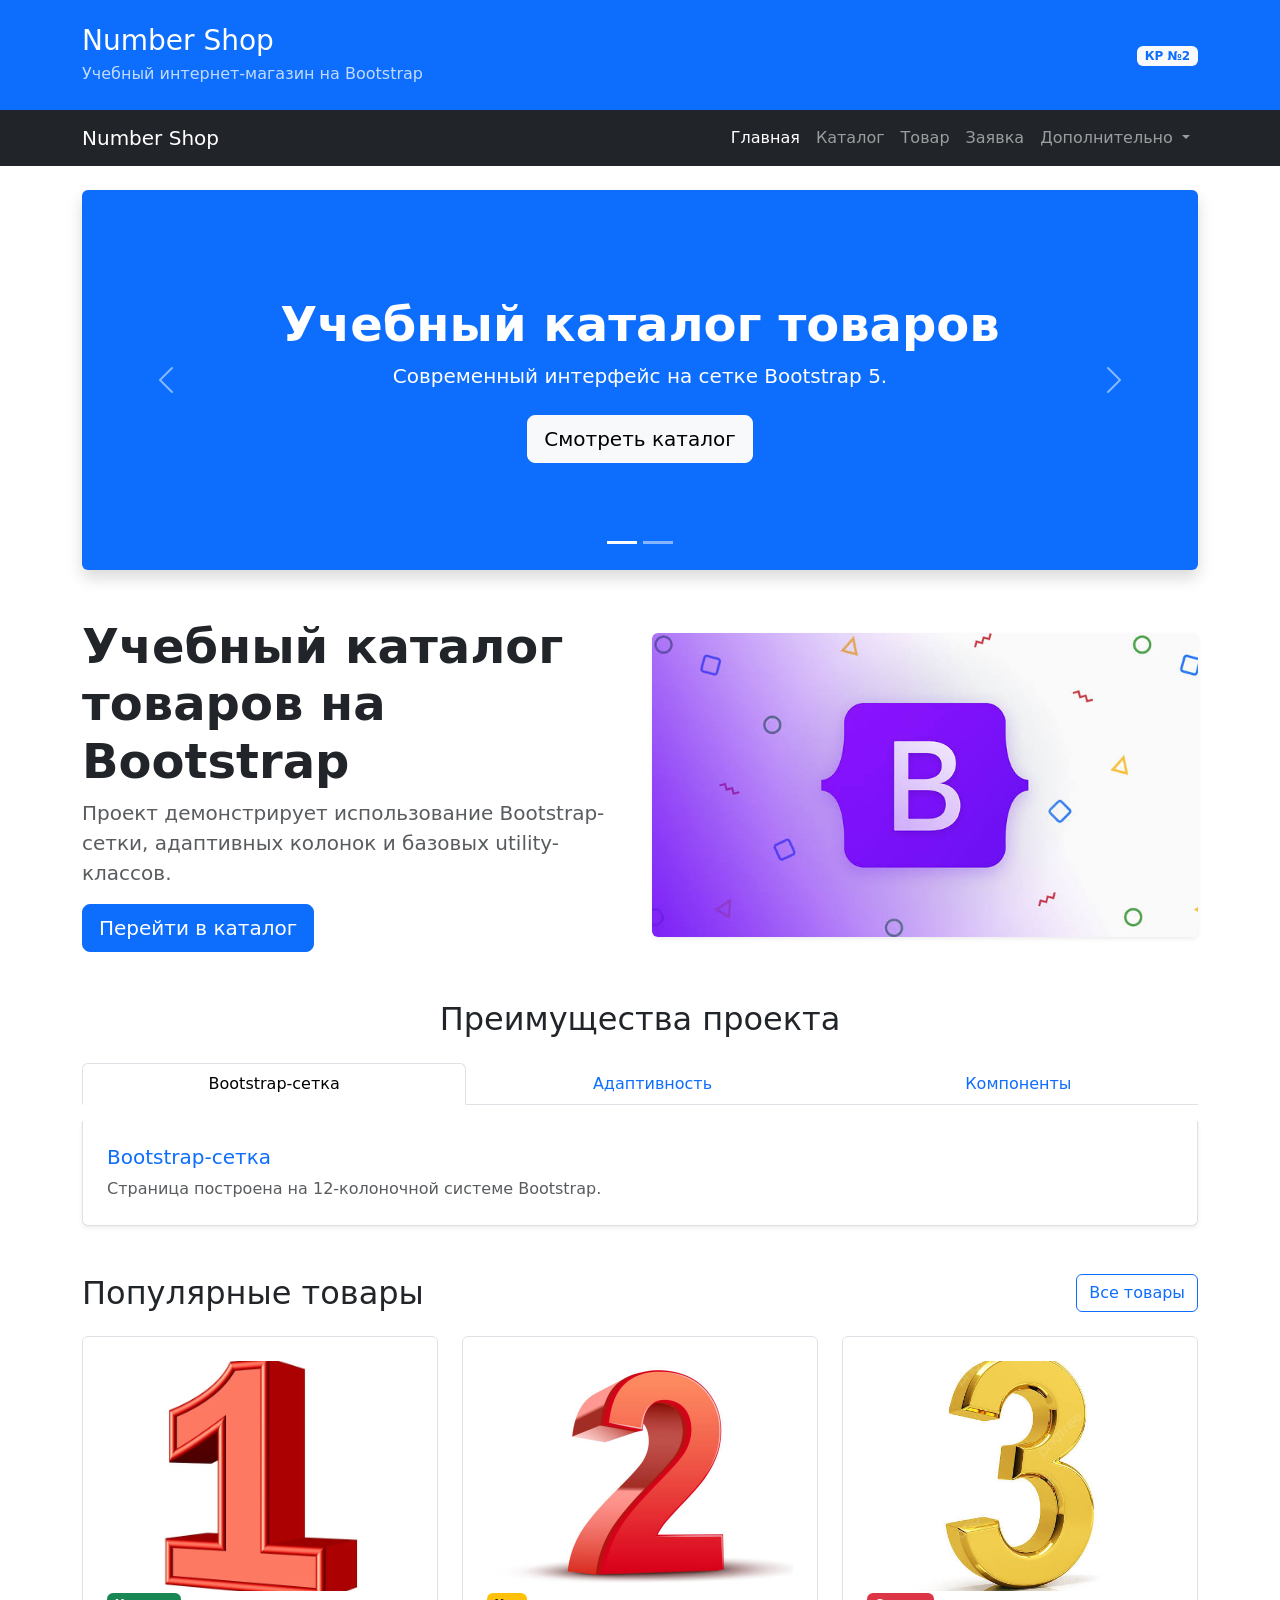
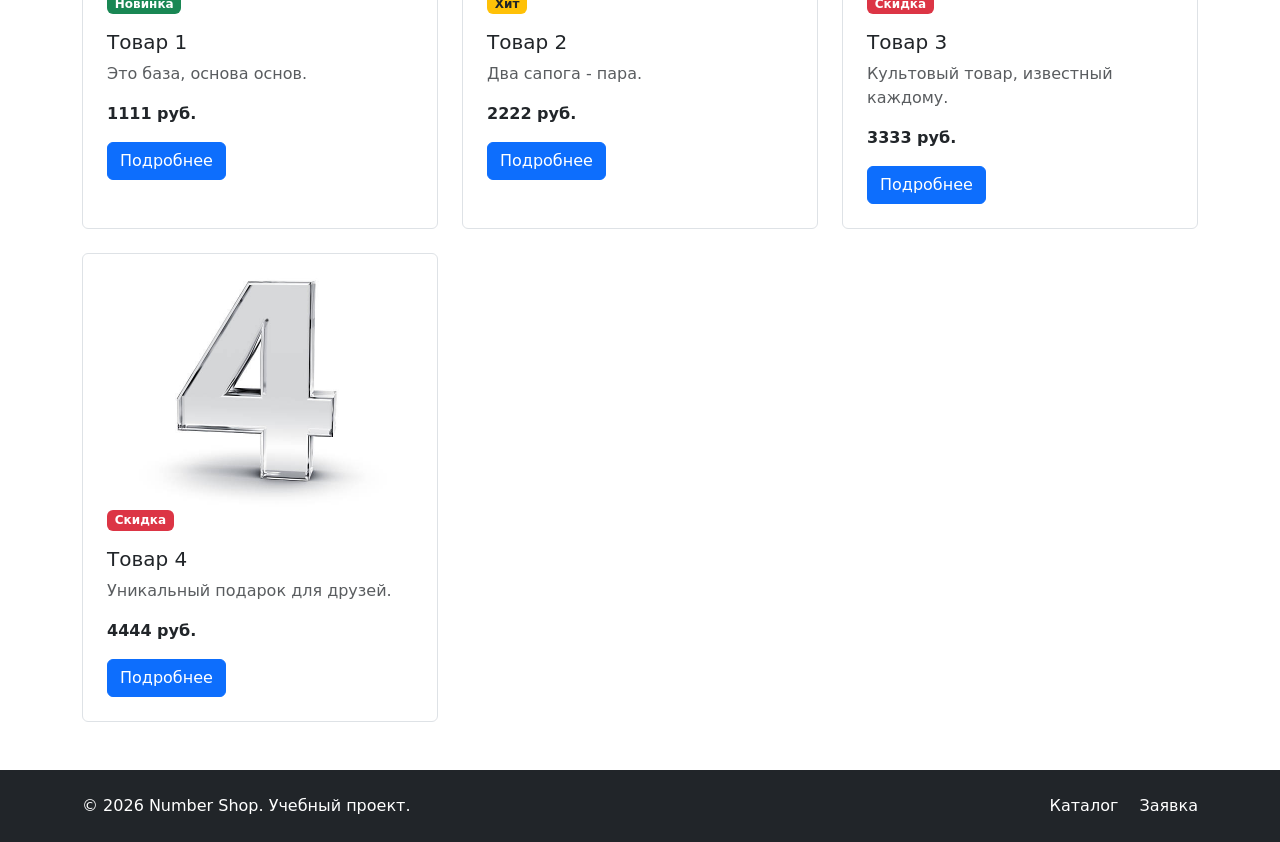
<file: index.html>
<!DOCTYPE html>
<html lang="ru">
<head>
  <meta charset="UTF-8">
  <meta name="viewport" content="width=device-width, initial-scale=1.0">
  <title>Главная — Number Shop</title>

  <link
    href="vendor/bootstrap/css/bootstrap.min.css"
    rel="stylesheet"
  >
  <link rel="stylesheet" href="css/custom.css">
</head>
<body>
  <header class="bg-primary text-white py-4">
  <div class="container">
    <div class="row align-items-center">
      <div class="col-12 col-md-8">
        <h1 class="h3 mb-1">Number Shop</h1>
        <p class="mb-0 opacity-75">
          Учебный интернет-магазин на Bootstrap
        </p>
      </div>

      <div class="col-12 col-md-4 text-md-end mt-3 mt-md-0">
        <span class="badge bg-light text-primary">
          КР №2
        </span>
      </div>
    </div>
  </div>
</header>

<nav class="navbar navbar-expand-lg navbar-dark bg-dark">
  <div class="container">
    <a class="navbar-brand" href="index.html">Number Shop</a>

    <button
      class="navbar-toggler"
      type="button"
      data-bs-toggle="collapse"
      data-bs-target="#mainNavbar"
      aria-controls="mainNavbar"
      aria-expanded="false"
      aria-label="Переключить навигацию"
    >
      <span class="navbar-toggler-icon"></span>
    </button>

    <div class="collapse navbar-collapse" id="mainNavbar">
      <ul class="navbar-nav ms-auto">
        <li class="nav-item">
          <a class="nav-link active" aria-current="page" href="index.html">
            Главная
          </a>
        </li>
        <li class="nav-item">
          <a class="nav-link" href="catalog.html">Каталог</a>
        </li>
        <li class="nav-item">
          <a class="nav-link" href="product.html">Товар</a>
        </li>
        <li class="nav-item">
          <a class="nav-link" href="order.html">Заявка</a>
        </li>
         <li class="nav-item dropdown">
          <a
            class="nav-link dropdown-toggle"
            href="#"
            role="button"
            data-bs-toggle="dropdown"
            aria-expanded="false"
          >
            Дополнительно
          </a>
          <ul class="dropdown-menu">
            <li><a class="dropdown-item" href="catalog.html">Все товары</a></li>
            <li><a class="dropdown-item" href="order.html">Оформить заявку</a></li>
            <li><a class="dropdown-item" href="index.html#popular">Популярное</a></li>
          </ul>
        </li>
      </ul>
    </div>
  </div>
</nav>

<section class="container my-4">
      <div id="shopCarousel" class="carousel slide shadow rounded overflow-hidden" data-bs-ride="carousel">
        <div class="carousel-indicators">
          <button type="button" data-bs-target="#shopCarousel" data-bs-slide-to="0" class="active" aria-current="true"></button>
          <button type="button" data-bs-target="#shopCarousel" data-bs-slide-to="1"></button>
        </div>
        <div class="carousel-inner">
          <div class="carousel-item active bg-primary text-white">
  <div class="container">
    <div class="row justify-content-center">
      <div class="col-12 col-md-8 mx-auto text-center">
        <h2 class="display-5 fw-bold">Учебный каталог товаров</h2>
        <p class="lead">Современный интерфейс на сетке Bootstrap 5.</p>
        <a class="btn btn-light btn-lg mt-2" href="catalog.html">Смотреть каталог</a>
      </div>
    </div>
  </div>
</div>

<div class="carousel-item bg-dark text-white">
  <div class="container">
    <div class="row justify-content-center">
      <div class="col-12 col-md-8 mx-auto text-center">
        <h2 class="display-5 fw-bold">Быстрое оформление</h2>
        <p class="lead">Оставляйте заявки в пару кликов с помощью готовых форм.</p>
        <a class="btn btn-outline-light btn-lg mt-2" href="order.html">Оформить заявку</a>
      </div>
    </div>
  </div>
</div>
  <button class="carousel-control-prev" type="button" data-bs-target="#shopCarousel" data-bs-slide="prev">
          <span class="carousel-control-prev-icon" aria-hidden="true"></span>
          <span class="visually-hidden">Предыдущий</span>
        </button>
  <button class="carousel-control-next" type="button" data-bs-target="#shopCarousel" data-bs-slide="next">
          <span class="carousel-control-next-icon" aria-hidden="true"></span>
          <span class="visually-hidden">Следующий</span>
        </button>
</div>
    </section>

<main>
  <section class="container my-5">
    <div class="row align-items-center g-4">
      <div class="col-12 col-lg-6">
        <h2 class="display-5 fw-bold">
          Учебный каталог товаров на Bootstrap
        </h2>
        <p class="lead text-muted">
          Проект демонстрирует использование Bootstrap-сетки,
          адаптивных колонок и базовых utility-классов.
        </p>
        <a class="btn btn-primary btn-lg" href="catalog.html">
          Перейти в каталог
        </a>
      </div>

      <div class="col-12 col-lg-6">
          <img 
          src="images/banner.webp" 
          alt="Баннер интернет-магазина" 
          class="img-fluid rounded shadow-sm w-100" 
          style="object-fit: cover; max-height: 350px;"
          >
      </div>
    </div>
  </section>

<section class="container my-5">
  <h2 class="text-center mb-4">Преимущества проекта</h2>

<ul class="nav nav-tabs nav-fill mb-3" id="advantagesTab" role="tablist">
  <li class="nav-item" role="presentation">
    <button class="nav-link active w-100" id="grid-tab" data-bs-toggle="tab" data-bs-target="#grid-pane" type="button" role="tab">
      Bootstrap-сетка
    </button>
  </li>
  <li class="nav-item" role="presentation">
    <button class="nav-link w-100" id="adaptive-tab" data-bs-toggle="tab" data-bs-target="#adaptive-pane" type="button" role="tab">
      Адаптивность
    </button>
  </li>
  <li class="nav-item" role="presentation">
    <button class="nav-link w-100" id="components-tab" data-bs-toggle="tab" data-bs-target="#components-pane" type="button" role="tab">
      Компоненты
    </button>
  </li>
</ul>

  <div class="tab-content border border-top-0 p-4 bg-white rounded-bottom shadow-sm" id="advantagesTabContent">
    <div class="tab-pane fade show active" id="grid-pane" role="tabpanel" aria-labelledby="grid-tab">
      <h3 class="h5 text-primary">Bootstrap-сетка</h3>
      <p class="text-muted mb-0">
        Страница построена на 12-колоночной системе Bootstrap.
      </p>
    </div>
    <div class="tab-pane fade" id="adaptive-pane" role="tabpanel" aria-labelledby="adaptive-tab">
      <h3 class="h5 text-primary">Адаптивность</h3>
      <p class="text-muted mb-0">
        Колонки меняют ширину в зависимости от размера экрана.
      </p>
    </div>
    <div class="tab-pane fade" id="components-pane" role="tabpanel" aria-labelledby="components-tab">
      <h3 class="h5 text-primary">Готовая база</h3>
      <p class="text-muted mb-0">
        Проект подготовлен к добавлению карточек, форм и модальных окон.
      </p>
    </div>
  </div>
</section>

<section class="container my-5">
  <div class="d-flex justify-content-between align-items-center mb-4">
    <h2 class="mb-0">Популярные товары</h2>
    <a class="btn btn-outline-primary" href="catalog.html">
      Все товары
    </a>
  </div>

  <div class="row g-4">
    <div class="col-12 col-md-6 col-lg-4">
      <div class="border rounded h-100 p-4">
        <div class="ratio ratio-4x3">
          <img src="images/item1.webp" class="w-100 h-100" style="object-fit: cover;" alt="Товар 1">
        </div>
        <span class="badge bg-success mb-3">Новинка</span>
        <h3 class="h5">Товар 1</h3>
        <p class="text-muted">
          Это база, основа основ.
        </p>
        <p class="fw-bold mb-3">1111 руб.</p>
        <a class="btn btn-primary" href="product.html">
          Подробнее
        </a>
      </div>
    </div>

    <div class="col-12 col-md-6 col-lg-4">
      <div class="border rounded h-100 p-4">
        <div class="ratio ratio-4x3">
          <img src="images/item2.webp" class="w-100 h-100" style="object-fit: cover;" alt="Товар 1">
        </div>
        <span class="badge bg-warning text-dark mb-3">Хит</span>
        <h3 class="h5">Товар 2</h3>
        <p class="text-muted">
          Два сапога - пара.
        </p>
        <p class="fw-bold mb-3">2222 руб.</p>
        <a class="btn btn-primary" href="product.html">
          Подробнее
        </a>
      </div>
    </div>

    <div class="col-12 col-md-6 col-lg-4">
      <div class="border rounded h-100 p-4">
        <div class="ratio ratio-4x3">
          <img src="images/item3.webp" class="w-100 h-100" style="object-fit: cover;" alt="Товар 1">
        </div>
        <span class="badge bg-danger mb-3">Скидка</span>
        <h3 class="h5">Товар 3</h3>
        <p class="text-muted">
          Культовый товар, известный каждому.
        </p>
        <p class="fw-bold mb-3">3333 руб.</p>
        <a class="btn btn-primary" href="product.html">
          Подробнее
        </a>
      </div>
    </div>

    <div class="col-12 col-md-6 col-lg-4">
      <div class="border rounded h-100 p-4">
        <div class="ratio ratio-4x3">
          <img src="images/item4.webp" class="w-100 h-100" style="object-fit: cover;" alt="Товар 1">
        </div>
        <span class="badge bg-danger mb-3">Скидка</span>
        <h3 class="h5">Товар 4</h3>
        <p class="text-muted">
          Уникальный подарок для друзей.
        </p>
        <p class="fw-bold mb-3">4444 руб.</p>
        <a class="btn btn-primary" href="product.html">
          Подробнее
        </a>
      </div>
    </div>
  </div>
</section>

</main>



<footer class="bg-dark text-white py-4 mt-5">
  <div class="container">
    <div class="row align-items-center g-3">
      <div class="col-12 col-md-6">
        <p class="mb-0">
          &copy; 2026 Number Shop. Учебный проект.
        </p>
      </div>

      <div class="col-12 col-md-6 text-md-end">
        <a class="text-white text-decoration-none me-3" href="catalog.html">
          Каталог
        </a>
        <a class="text-white text-decoration-none" href="order.html">
          Заявка
        </a>
      </div>
    </div>
  </div>
</footer>




  <script
    src="vendor/bootstrap/js/bootstrap.bundle.min.js">
  </script>
</body>
</html>
</file>
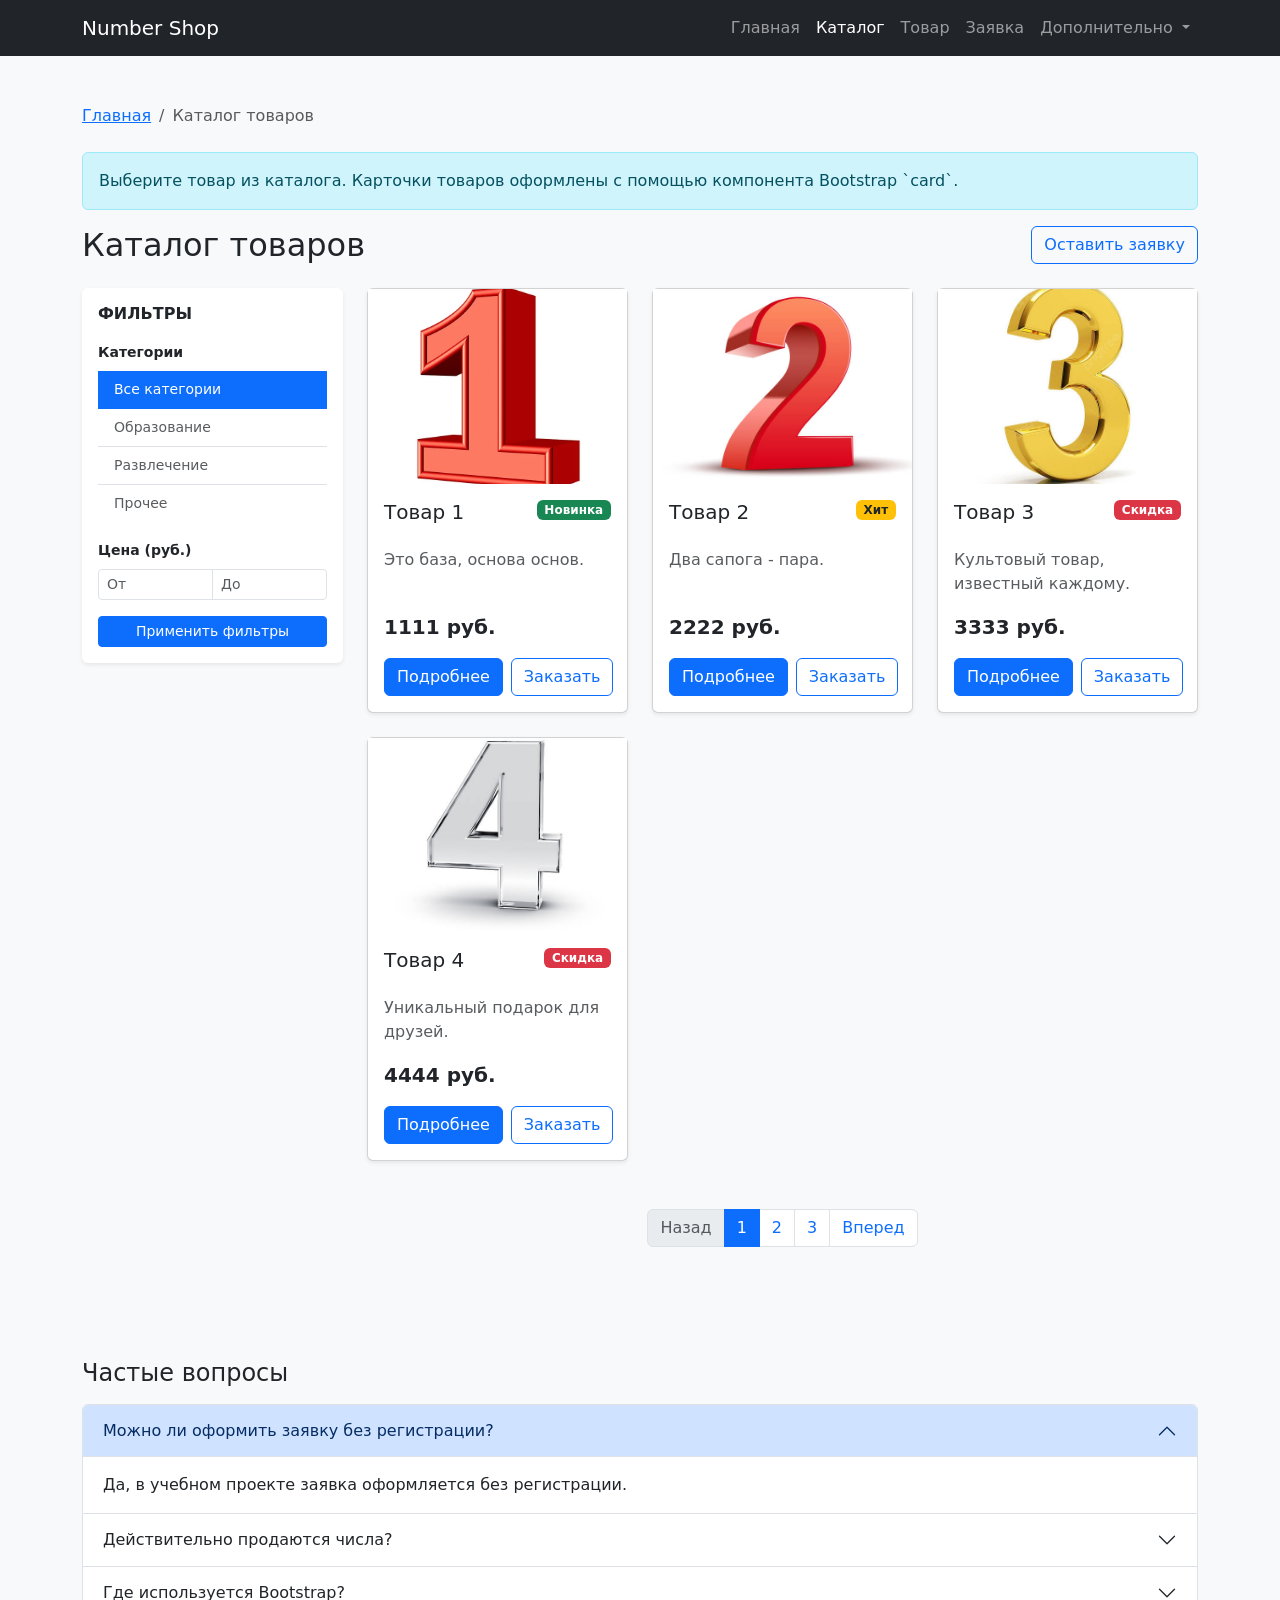
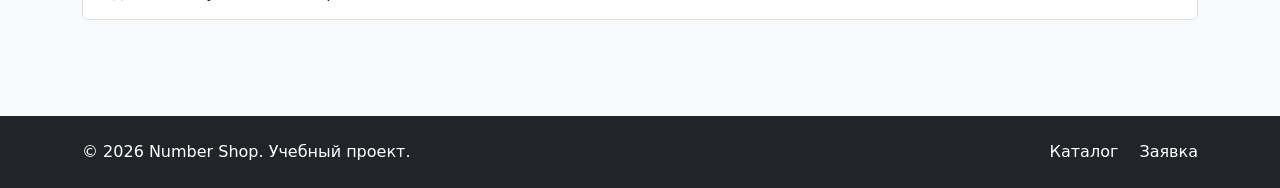
<file: catalog.html>
<!DOCTYPE html>
<html lang="ru">
<head>
  <meta charset="UTF-8">
  <meta name="viewport" content="width=device-width, initial-scale=1.0">
  <title>Каталог — Number Shop</title>

  <link
    href="vendor/bootstrap/css/bootstrap.min.css"
    rel="stylesheet"
  >
  <link rel="stylesheet" href="css/custom.css">
</head>
<body class="bg-light">
  <nav class="navbar navbar-expand-lg navbar-dark bg-dark">
  <div class="container">
    <a class="navbar-brand" href="index.html">Number Shop</a>

    <button
      class="navbar-toggler"
      type="button"
      data-bs-toggle="collapse"
      data-bs-target="#mainNavbar"
      aria-controls="mainNavbar"
      aria-expanded="false"
      aria-label="Переключить навигацию"
    >
      <span class="navbar-toggler-icon"></span>
    </button>

    <div class="collapse navbar-collapse" id="mainNavbar">
      <ul class="navbar-nav ms-auto">
        <li class="nav-item">
          <a class="nav-link" href="index.html">Главная</a>
        </li>

        <li class="nav-item">
          <a class="nav-link active" aria-current="page" href="catalog.html">Каталог</a>
        </li>

        <li class="nav-item">
          <a class="nav-link" href="product.html">Товар</a>
        </li>

        <li class="nav-item">
          <a class="nav-link" href="order.html">Заявка</a>
        </li>

        <li class="nav-item dropdown">
          <a
            class="nav-link dropdown-toggle"
            href="#"
            role="button"
            data-bs-toggle="dropdown"
            aria-expanded="false"
          >
            Дополнительно
          </a>
          <ul class="dropdown-menu">
            <li><a class="dropdown-item" href="catalog.html">Все товары</a></li>
            <li><a class="dropdown-item" href="order.html">Оформить заявку</a></li>
            <li><a class="dropdown-item" href="index.html#popular">Популярное</a></li>
          </ul>
        </li>
      </ul>
    </div>
  </div>
</nav>


  <main class="container my-5">
    
    <nav aria-label="breadcrumb" class="mb-4">
    <ol class="breadcrumb">
      <li class="breadcrumb-item"><a href="index.html">Главная</a></li>
      <li class="breadcrumb-item active" aria-current="page">Каталог товаров</li>
    </ol>
  </nav>

    <div class="alert alert-info" role="alert">
      Выберите товар из каталога. Карточки товаров оформлены с помощью компонента Bootstrap `card`.
    </div>

    

    <div class="d-flex justify-content-between align-items-center mb-4">
      <h1 class="h2 mb-0">Каталог товаров</h1>
      <a class="btn btn-outline-primary" href="order.html">
        Оставить заявку
      </a>
    </div>

    <div class="row g-4">
      <div class="col-12 col-lg-3">
        <div class="card shadow-sm p-3 border-0">
          <h2 class="h6 fw-bold text-uppercase mb-3">Фильтры</h2>
          
          <div class="mb-3">
            <label class="form-label fw-semibold small">Категории</label>
            <div class="list-group list-group-flush small">
              <a href="#" class="list-group-item list-group-item-action active">Все категории</a>
              <a href="#" class="list-group-item list-group-item-action">Образование</a>
              <a href="#" class="list-group-item list-group-item-action">Развлечение</a>
              <a href="#" class="list-group-item list-group-item-action">Прочее</a>
            </div>
          </div>

          <div class="mb-3">
            <label class="form-label fw-semibold small">Цена (руб.)</label>
            <div class="input-group input-group-sm">
              <input type="number" class="form-control" placeholder="От" min="0">
              <input type="number" class="form-control" placeholder="До" max="100000">
            </div>
          </div>

          <button class="btn btn-primary btn-sm w-100">Применить фильтры</button>
        </div>
      </div>
      <div class="col-12 col-lg-9">
    <div class="row g-4">
      <div class="col-12 col-md-6 col-lg-4">
  <div class="card h-100 shadow-sm">
    <div class="ratio ratio-4x3">
                <img src="images/item1.webp" class="w-100 h-100" style="object-fit: cover;" alt="Товар 2">
              </div>
    <div class="card-body d-flex flex-column">
      <div class="d-flex justify-content-between align-items-start mb-3">
        <h2 class="card-title h5">Товар 1</h2>
        <span class="badge bg-success">Новинка</span>
      </div>

      <p class="card-text text-muted">
        Это база, основа основ.
      </p>

      <p class="fw-bold fs-5 mt-auto">1111 руб.</p>

      <div class="d-flex gap-2">
        <a class="btn btn-primary" href="product.html">Подробнее</a>
        <button
          class="btn btn-outline-primary"
          type="button"
          data-bs-toggle="modal"
          data-bs-target="#orderModal"
        >
          Заказать
        </button>
      </div>
    </div>
  </div>
</div>

<div class="col-12 col-md-6 col-lg-4">
  <div class="card h-100 shadow-sm">
    <div class="ratio ratio-4x3">
                <img src="images/item2.webp" class="w-100 h-100" style="object-fit: cover;" alt="Товар 2">
              </div>
    <div class="card-body d-flex flex-column">
      <div class="d-flex justify-content-between align-items-start mb-3">
        <h2 class="card-title h5">Товар 2</h2>
        <span class="badge bg-warning text-dark">Хит</span>
      </div>

      <p class="card-text text-muted">
        Два сапога - пара.
      </p>

      <p class="fw-bold fs-5 mt-auto">2222 руб.</p>

      <div class="d-flex gap-2">
        <a class="btn btn-primary" href="product.html">Подробнее</a>
        <button
          class="btn btn-outline-primary"
          type="button"
          data-bs-toggle="modal"
          data-bs-target="#orderModal"
        >
          Заказать
        </button>
      </div>
    </div>
  </div>
</div>

<div class="col-12 col-md-6 col-lg-4">
  <div class="card h-100 shadow-sm">
    <div class="ratio ratio-4x3">
                <img src="images/item3.webp" class="w-100 h-100" style="object-fit: cover;" alt="Товар 2">
              </div>
    <div class="card-body d-flex flex-column">
      <div class="d-flex justify-content-between align-items-start mb-3">
        <h2 class="card-title h5">Товар 3</h2>
        <span class="badge bg-danger">Скидка</span>
      </div>

      <p class="card-text text-muted">
        Культовый товар, известный каждому.
      </p>

      <p class="fw-bold fs-5 mt-auto">3333 руб.</p>

      <div class="d-flex gap-2">
        <a class="btn btn-primary" href="product.html">Подробнее</a>
        <button
          class="btn btn-outline-primary"
          type="button"
          data-bs-toggle="modal"
          data-bs-target="#orderModal"
        >
          Заказать
        </button>
      </div>
    </div>
  </div>
</div>

<div class="col-12 col-md-6 col-lg-4">
  <div class="card h-100 shadow-sm">
    <div class="ratio ratio-4x3">
                <img src="images/item4.webp" class="w-100 h-100" style="object-fit: cover;" alt="Товар 2">
              </div>
    <div class="card-body d-flex flex-column">
      <div class="d-flex justify-content-between align-items-start mb-3">
        <h2 class="card-title h5">Товар 4</h2>
        <span class="badge bg-danger">Скидка</span>
      </div>

      <p class="card-text text-muted">
        Уникальный подарок для друзей.
      </p>

      <p class="fw-bold fs-5 mt-auto">4444 руб.</p>

      <div class="d-flex gap-2">
        <a class="btn btn-primary" href="product.html">Подробнее</a>
        <button
          class="btn btn-outline-primary"
          type="button"
          data-bs-toggle="modal"
          data-bs-target="#orderModal"
        >
          Заказать
        </button>
      </div>
    </div>
  </div>
</div>

<nav aria-label="Навигация по каталогу" class="my-5">
  <ul class="pagination justify-content-center">
    <li class="page-item disabled">
      <a class="page-link" href="#" tabindex="-1" aria-disabled="true">Назад</a>
    </li>
    <li class="page-item active" aria-current="page">
      <a class="page-link" href="#">1</a>
    </li>
    <li class="page-item"><a class="page-link" href="#">2</a></li>
    <li class="page-item"><a class="page-link" href="#">3</a></li>
    <li class="page-item">
      <a class="page-link" href="#">Вперед</a>
    </li>
  </ul>
</nav>
</div>
<div
  class="modal fade"
  id="orderModal"
  tabindex="-1"
  aria-labelledby="orderModalLabel"
  aria-hidden="true"
>
  <div class="modal-dialog">
    <div class="modal-content">
      <div class="modal-header">
        <h2 class="modal-title h5" id="orderModalLabel">
          Быстрая заявка
        </h2>
        <button
          type="button"
          class="btn-close"
          data-bs-dismiss="modal"
          aria-label="Закрыть"
        ></button>
      </div>

      <div class="modal-body">
        <p class="text-muted">
          Оставьте контактные данные, и менеджер свяжется с вами.
        </p>

        <form>
          <div class="mb-3">
            <label for="modal-name" class="form-label">Имя</label>
            <input id="modal-name" type="text" class="form-control" required>
          </div>

          <div class="mb-3">
            <label for="modal-phone" class="form-label">Телефон</label>
            <input id="modal-phone" type="tel" class="form-control" required>
          </div>

          <div class="form-check mb-3">
            <input id="modal-agree" class="form-check-input" type="checkbox" required>
            <label class="form-check-label" for="modal-agree">
              Согласен на обработку данных
            </label>
          </div>
        </form>
      </div>

      <div class="modal-footer">
        <button type="button" class="btn btn-secondary" data-bs-dismiss="modal">
          Закрыть
        </button>
        <button type="button" class="btn btn-primary">
          Отправить
        </button>
      </div>
    </div>
  </div>
</div>
</div>





    <section class="container my-5">
  <h2 class="h4 mb-3">Частые вопросы</h2>

  <div class="accordion" id="faqAccordion">
    <div class="accordion-item">
      <h3 class="accordion-header">
        <button
          class="accordion-button"
          type="button"
          data-bs-toggle="collapse"
          data-bs-target="#faqOne"
          aria-expanded="true"
          aria-controls="faqOne"
        >
          Можно ли оформить заявку без регистрации?
        </button>
      </h3>
      <div
        id="faqOne"
        class="accordion-collapse collapse show"
        data-bs-parent="#faqAccordion"
      >
        <div class="accordion-body">
          Да, в учебном проекте заявка оформляется без регистрации.
        </div>
      </div>
    </div>

    <div class="accordion-item">
      <h3 class="accordion-header">
        <button
          class="accordion-button collapsed"
          type="button"
          data-bs-toggle="collapse"
          data-bs-target="#faqTwo"
          aria-expanded="false"
          aria-controls="faqTwo"
        >
          Действительно продаются числа?
        </button>
      </h3>
      <div
        id="faqTwo"
        class="accordion-collapse collapse"
        data-bs-parent="#faqAccordion"
      >
        <div class="accordion-body">
          Да, у нас действительно продаются действительные числа.
        </div>
      </div>
    </div>

    <div class="accordion-item">
      <h3 class="accordion-header">
        <button
          class="accordion-button collapsed"
          type="button"
          data-bs-toggle="collapse"
          data-bs-target="#faqThree"
          aria-expanded="false"
          aria-controls="faqThree"
        >
          Где используется Bootstrap?
        </button>
      </h3>
      <div
        id="faqThree"
        class="accordion-collapse collapse"
        data-bs-parent="#faqAccordion"
      >
        <div class="accordion-body">
          Bootstrap используется для сетки, карточек, форм, навигации, сообщений, карусели, картинок, фильтров и модальных окон.
        </div>
      </div>
    </div>
  </div>
</section>

  </main>

<footer class="bg-dark text-white py-4 mt-5">
  <div class="container">
    <div class="row align-items-center g-3">
      <div class="col-12 col-md-6">
        <p class="mb-0">
          &copy; 2026 Number Shop. Учебный проект.
        </p>
      </div>

      <div class="col-12 col-md-6 text-md-end">
        <a class="text-white text-decoration-none me-3" href="catalog.html">
          Каталог
        </a>
        <a class="text-white text-decoration-none" href="order.html">
          Заявка
        </a>
      </div>
    </div>
  </div>
</footer>

  <script
    src="vendor/bootstrap/js/bootstrap.bundle.min.js">
  </script>
</body>
</html>
</file>
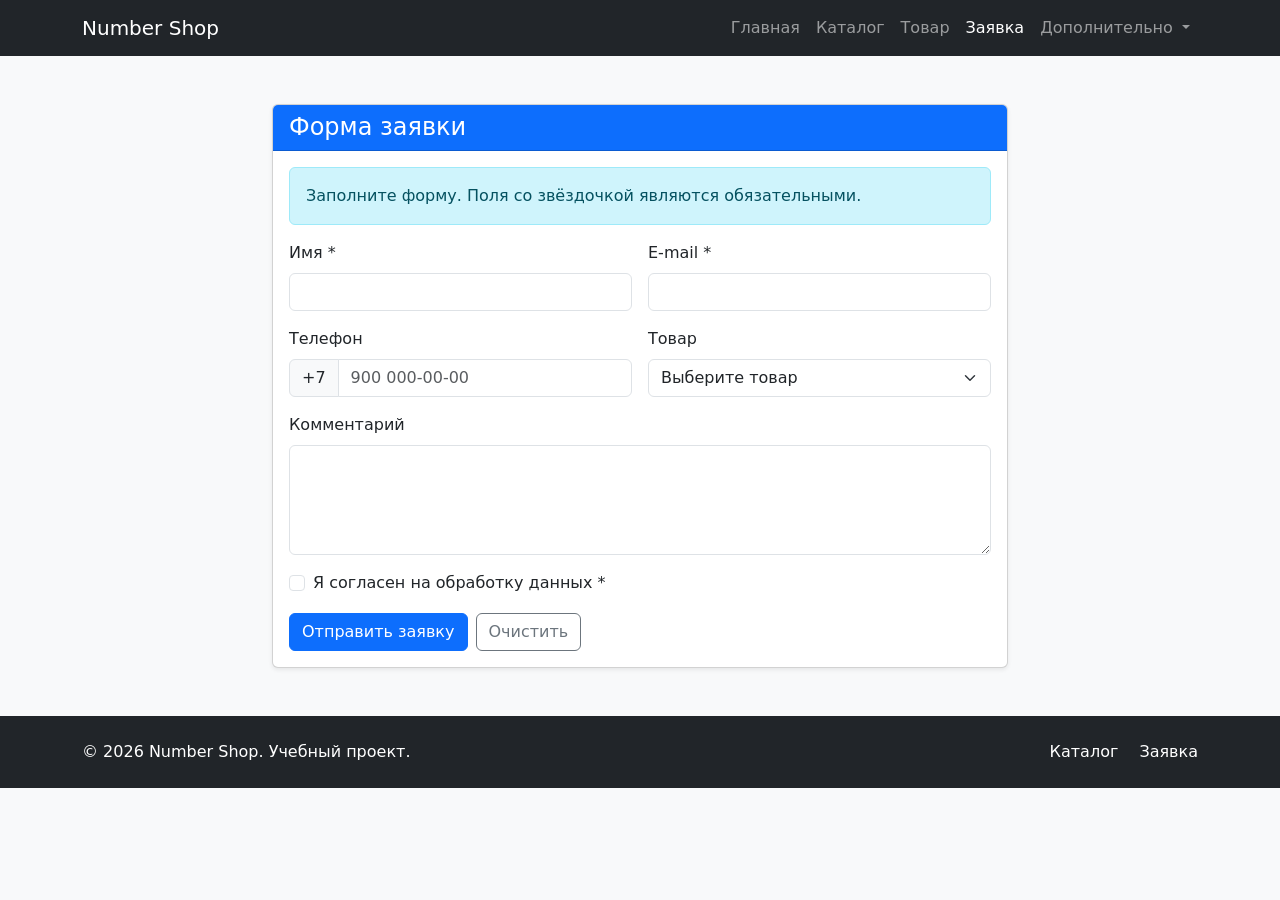
<file: order.html>
<!DOCTYPE html>
<html lang="ru">
<head>
  <meta charset="UTF-8">
  <meta name="viewport" content="width=device-width, initial-scale=1.0">
  <title>Каталог — Number Shop</title>

  <link
    href="vendor/bootstrap/css/bootstrap.min.css"
    rel="stylesheet"
  >
  <link rel="stylesheet" href="css/custom.css">
</head>
<body class="bg-light">
  <nav class="navbar navbar-expand-lg navbar-dark bg-dark">
  <div class="container">
    <a class="navbar-brand" href="index.html">Number Shop</a>

    <button
      class="navbar-toggler"
      type="button"
      data-bs-toggle="collapse"
      data-bs-target="#mainNavbar"
      aria-controls="mainNavbar"
      aria-expanded="false"
      aria-label="Переключить навигацию"
    >
      <span class="navbar-toggler-icon"></span>
    </button>

    <div class="collapse navbar-collapse" id="mainNavbar">
      <ul class="navbar-nav ms-auto">
        <li class="nav-item">
          <a class="nav-link" href="index.html">Главная</a>
        </li>

        <li class="nav-item">
          <a class="nav-link" href="catalog.html">Каталог</a>
        </li>

        <li class="nav-item">
          <a class="nav-link" href="product.html">Товар</a>
        </li>

        <li class="nav-item">
          <a class="nav-link active" aria-current="page" href="order.html">Заявка</a>
        </li>

        <li class="nav-item dropdown">
          <a
            class="nav-link dropdown-toggle"
            href="#"
            role="button"
            data-bs-toggle="dropdown"
            aria-expanded="false"
          >
            Дополнительно
          </a>
          <ul class="dropdown-menu">
            <li><a class="dropdown-item" href="catalog.html">Все товары</a></li>
            <li><a class="dropdown-item" href="order.html">Оформить заявку</a></li>
            <li><a class="dropdown-item" href="index.html#popular">Популярное</a></li>
          </ul>
        </li>
      </ul>
    </div>
  </div>
</nav>
<main class="container my-5">
  <div class="row justify-content-center">
    <div class="col-12 col-lg-8">
      <div class="card shadow-sm">
        <div class="card-header bg-primary text-white">
          <h1 class="h4 mb-0">Форма заявки</h1>
        </div>

        <div class="card-body">
          <div class="alert alert-info" role="alert">
            Заполните форму. Поля со звёздочкой являются обязательными.
          </div>

          <form>
            <div class="row g-3">
              <div class="col-12 col-md-6">
                <label for="order-name" class="form-label">Имя *</label>
                <input id="order-name" name="name" type="text" class="form-control" required>
              </div>

              <div class="col-12 col-md-6">
                <label for="order-email" class="form-label">E-mail *</label>
                <input id="order-email" name="email" type="email" class="form-control" required>
              </div>

              <div class="col-12 col-md-6">
                <label for="order-phone" class="form-label">Телефон</label>
                <div class="input-group">
                  <span class="input-group-text">+7</span>
                  <input id="order-phone" name="phone" type="tel" class="form-control" placeholder="900 000-00-00">
                </div>
              </div>

              <div class="col-12 col-md-6">
                <label for="order-product" class="form-label">Товар</label>
                <select id="order-product" name="product" class="form-select">
                  <option selected>Выберите товар</option>
                  <option value="product-1">Товар 1</option>
                  <option value="product-2">Товар 2</option>
                  <option value="product-3">Товар 3</option>
                </select>
              </div>

              <div class="col-12">
                <label for="order-comment" class="form-label">Комментарий</label>
                <textarea id="order-comment" name="comment" class="form-control" rows="4"></textarea>
              </div>

              <div class="col-12">
                <div class="form-check">
                  <input id="order-agree" class="form-check-input" type="checkbox" required>
                  <label class="form-check-label" for="order-agree">
                    Я согласен на обработку данных *
                  </label>
                </div>
              </div>

              <div class="col-12 d-flex gap-2">
                <button class="btn btn-primary" type="submit">
                  Отправить заявку
                </button>
                <button class="btn btn-outline-secondary" type="reset">
                  Очистить
                </button>
              </div>
            </div>
          </form>
        </div>
      </div>
    </div>
  </div>
</main>

<footer class="bg-dark text-white py-4 mt-5">
  <div class="container">
    <div class="row align-items-center g-3">
      <div class="col-12 col-md-6">
        <p class="mb-0">
          &copy; 2026 Number Shop. Учебный проект.
        </p>
      </div>

      <div class="col-12 col-md-6 text-md-end">
        <a class="text-white text-decoration-none me-3" href="catalog.html">
          Каталог
        </a>
        <a class="text-white text-decoration-none" href="order.html">
          Заявка
        </a>
      </div>
    </div>
  </div>
</footer>

<script>
  document.addEventListener("DOMContentLoaded", function() {
    const form = document.querySelector("form");
    if (form) {
      form.addEventListener("submit", function(event) {
        event.preventDefault();
        const toastEl = document.getElementById("orderToast");
        const toast = new bootstrap.Toast(toastEl);
        toast.show();
        form.reset();
      });
    }
  });
</script>

  <script
    src="vendor/bootstrap/js/bootstrap.bundle.min.js">
  </script>

<div class="toast-container position-fixed bottom-0 end-0 p-3" style="z-index: 1050;">
  <div id="orderToast" class="toast" role="alert" aria-live="assertive" aria-atomic="true">
    <div class="toast-header bg-success text-white">
      <strong class="me-auto">Успешно!</strong>
      <button type="button" class="btn-close btn-close-white" data-bs-dismiss="toast" aria-label="Закрыть"></button>
    </div>
    <div class="toast-body bg-white">
      Ваша заявка успешно отправлена! Менеджер свяжется с вами.
    </div>
  </div>
</div>


  
</body>
</html>
</file>
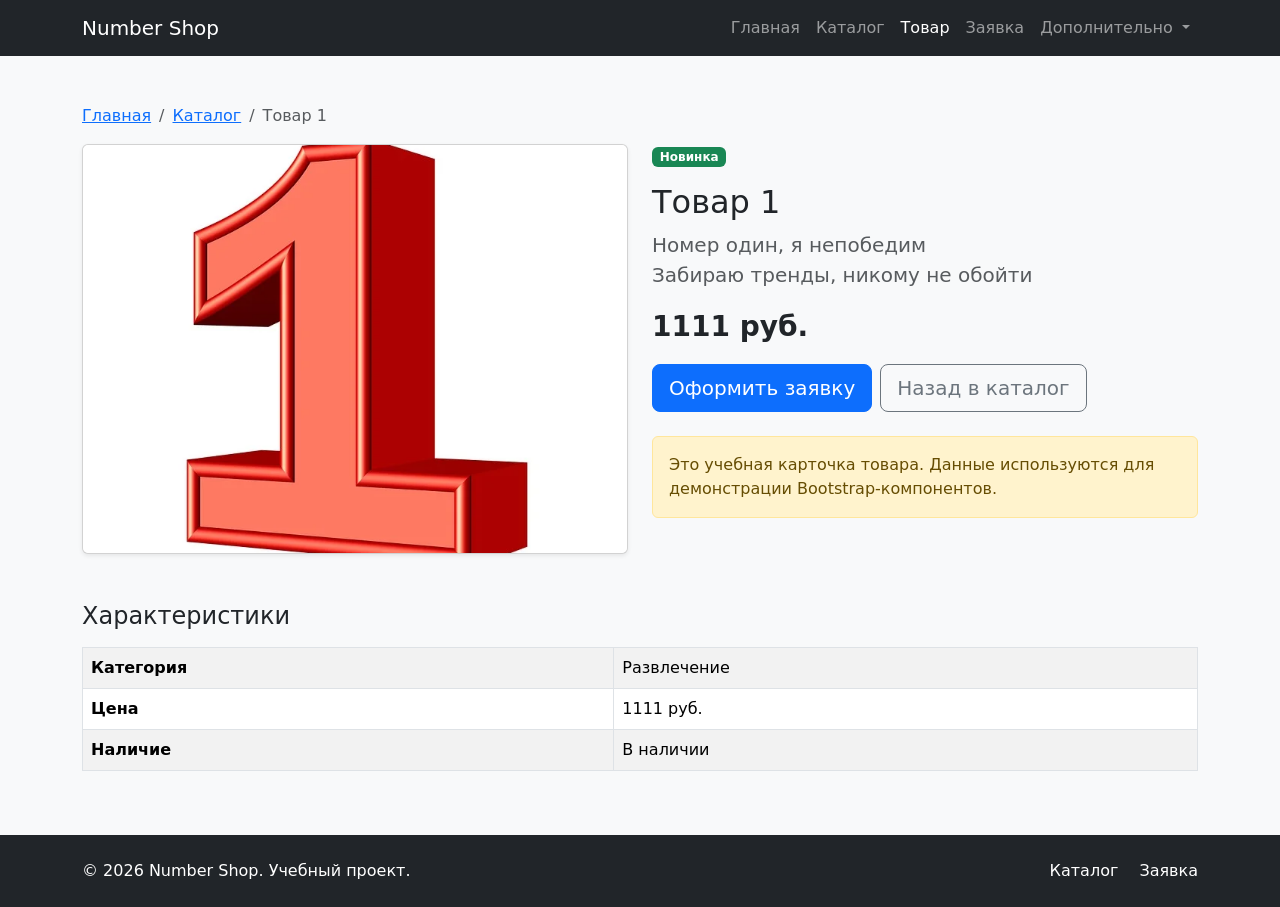
<file: product.html>
<!DOCTYPE html>
<html lang="ru">
<head>
  <meta charset="UTF-8">
  <meta name="viewport" content="width=device-width, initial-scale=1.0">
  <title>Каталог — Number Shop</title>

  <link
    href="vendor/bootstrap/css/bootstrap.min.css"
    rel="stylesheet"
  >
  <link rel="stylesheet" href="css/custom.css">
</head>
<body class="bg-light">
  <nav class="navbar navbar-expand-lg navbar-dark bg-dark">
  <div class="container">
    <a class="navbar-brand" href="index.html">Number Shop</a>

    <button
      class="navbar-toggler"
      type="button"
      data-bs-toggle="collapse"
      data-bs-target="#mainNavbar"
      aria-controls="mainNavbar"
      aria-expanded="false"
      aria-label="Переключить навигацию"
    >
      <span class="navbar-toggler-icon"></span>
    </button>

    <div class="collapse navbar-collapse" id="mainNavbar">
      <ul class="navbar-nav ms-auto">
        <li class="nav-item">
          <a class="nav-link" href="index.html">Главная</a>
        </li>

        <li class="nav-item">
          <a class="nav-link" href="catalog.html">Каталог</a>
        </li>

        <li class="nav-item">
          <a class="nav-link active" aria-current="page" href="product.html">Товар</a>
        </li>

        <li class="nav-item">
          <a class="nav-link" href="order.html">Заявка</a>
        </li>

        <li class="nav-item dropdown">
          <a
            class="nav-link dropdown-toggle"
            href="#"
            role="button"
            data-bs-toggle="dropdown"
            aria-expanded="false"
          >
            Дополнительно
          </a>
          <ul class="dropdown-menu">
            <li><a class="dropdown-item" href="catalog.html">Все товары</a></li>
            <li><a class="dropdown-item" href="order.html">Оформить заявку</a></li>
            <li><a class="dropdown-item" href="index.html#popular">Популярное</a></li>
          </ul>
        </li>
      </ul>
    </div>
  </div>
</nav>

<main class="container my-5">
  <nav aria-label="breadcrumb">
    <ol class="breadcrumb">
      <li class="breadcrumb-item"><a href="index.html">Главная</a></li>
      <li class="breadcrumb-item"><a href="catalog.html">Каталог</a></li>
      <li class="breadcrumb-item active" aria-current="page">Товар 1</li>
    </ol>
  </nav>

  <div class="row g-4">
    <div class="col-12 col-lg-6">
      <div class="card shadow-sm">
        
        <div class="ratio ratio-4x3">
          <img 
            src="images/item1.webp" 
            class="w-100 h-100 rounded" 
            style="object-fit: cover;" 
            alt="Товар 1"
          >
        </div>
      </div>
    </div>

    <div class="col-12 col-lg-6">
      <span class="badge bg-success mb-3">Новинка</span>
      <h1 class="h2">Товар 1</h1>
      <p class="lead text-muted">
        Номер один, я непобедим<br>
        Забираю тренды, никому не обойти
      </p>

      <p class="fs-3 fw-bold">1111 руб.</p>

      <div class="d-flex gap-2 mb-4">
        <a class="btn btn-primary btn-lg" href="order.html">
          Оформить заявку
        </a>
        <a class="btn btn-outline-secondary btn-lg" href="catalog.html">
          Назад в каталог
        </a>
      </div>

      <div class="alert alert-warning" role="alert">
        Это учебная карточка товара. Данные используются для демонстрации Bootstrap-компонентов.
      </div>
    </div>
  </div>

  <section class="mt-5">
    <h2 class="h4 mb-3">Характеристики</h2>

    <div class="table-responsive">
      <table class="table table-striped table-bordered align-middle">
        <tbody>
          <tr>
            <th scope="row">Категория</th>
            <td>Развлечение</td>
          </tr>
          <tr>
            <th scope="row">Цена</th>
            <td>1111 руб.</td>
          </tr>
          <tr>
            <th scope="row">Наличие</th>
            <td>В наличии</td>
          </tr>
        </tbody>
      </table>
    </div>
  </section>
</main>

<footer class="bg-dark text-white py-4 mt-5">
  <div class="container">
    <div class="row align-items-center g-3">
      <div class="col-12 col-md-6">
        <p class="mb-0">
          &copy; 2026 Number Shop. Учебный проект.
        </p>
      </div>

      <div class="col-12 col-md-6 text-md-end">
        <a class="text-white text-decoration-none me-3" href="catalog.html">
          Каталог
        </a>
        <a class="text-white text-decoration-none" href="order.html">
          Заявка
        </a>
      </div>
    </div>
  </div>
</footer>


  <script
    src="vendor/bootstrap/js/bootstrap.bundle.min.js">
  </script>
</body>
</html>
</file>
<file: css/custom.css>
body {
  min-height: 100vh;
}

.placeholder-box {
  min-height: 240px;
}

.placeholder-image {
  min-height: 320px;
}

.card-img-top {
  height: 180px;
  object-fit: cover;
}

.carousel-item {
  min-height: 380px;
}

.carousel-item.active,
.carousel-item-next,
.carousel-item-prev {
  display: flex !important;
  align-items: center;
}

.carousel-item .container {
  width: 100%;
}
</file>
